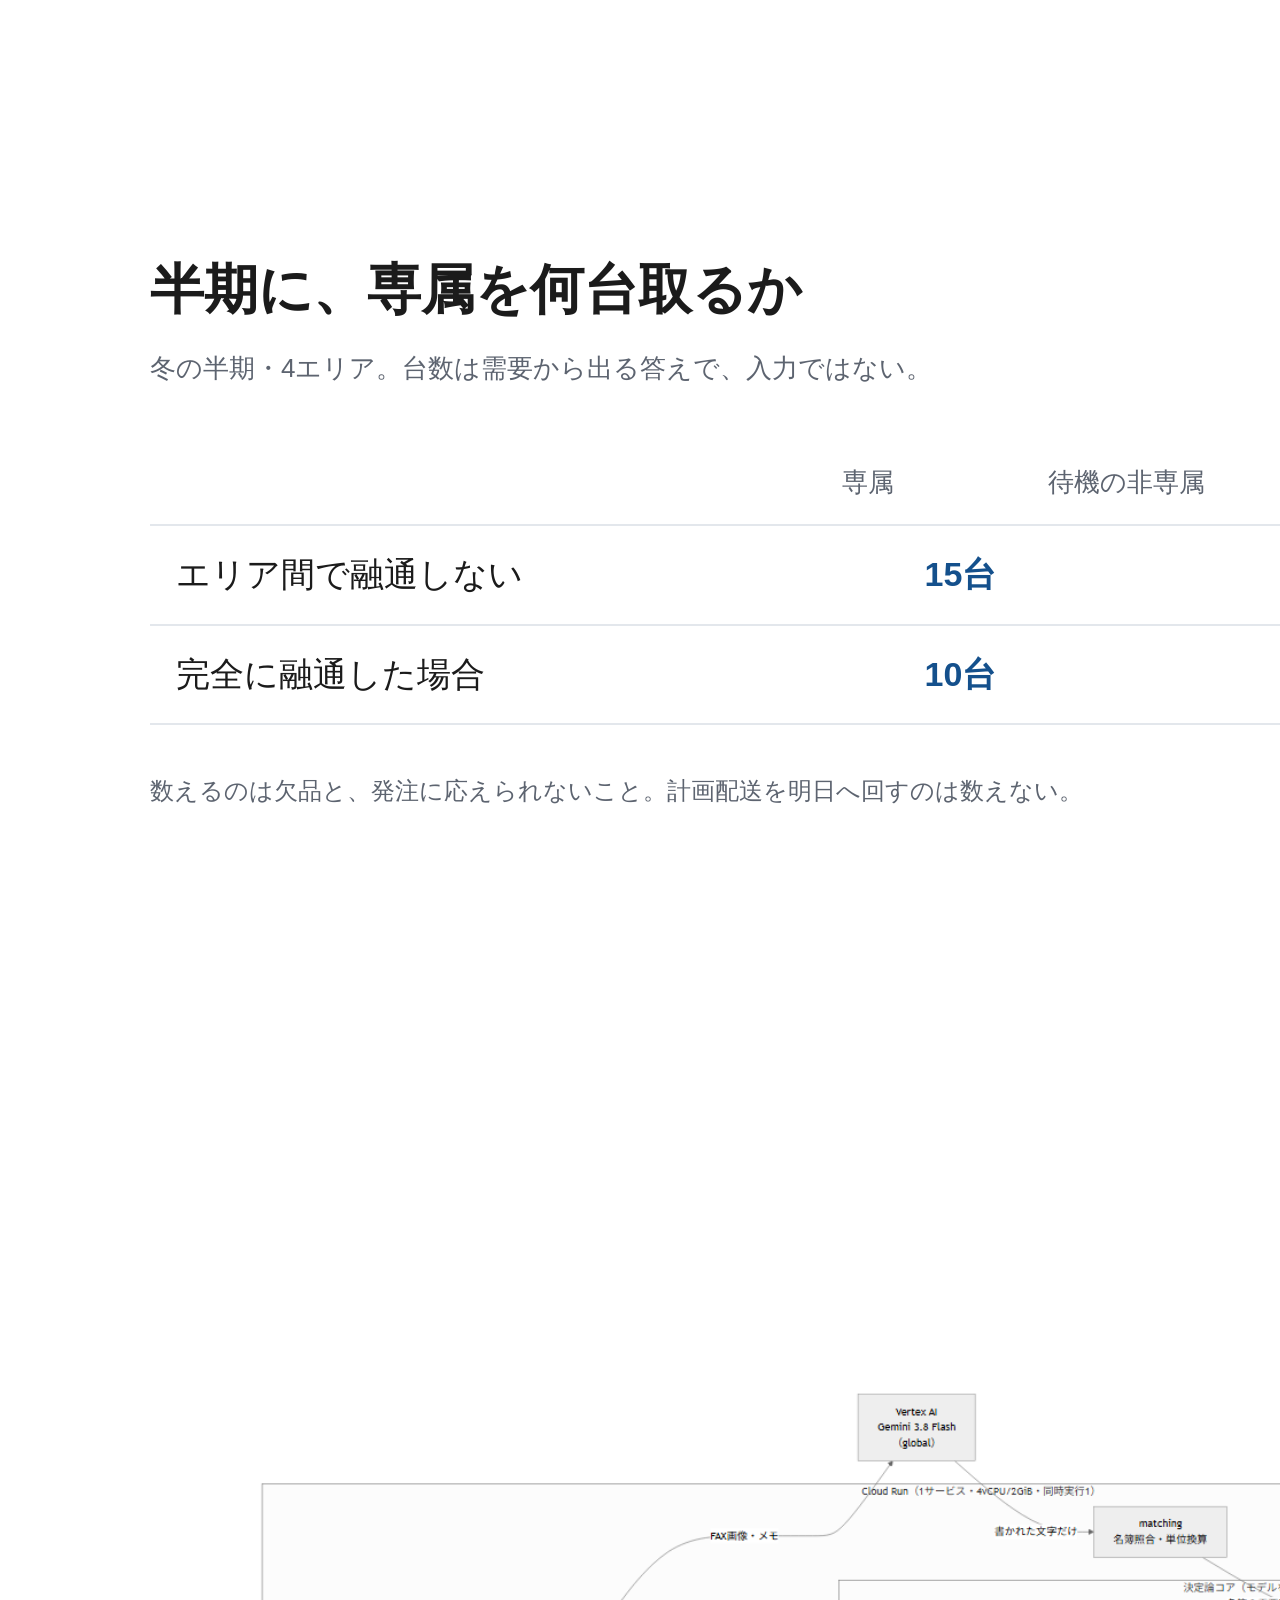
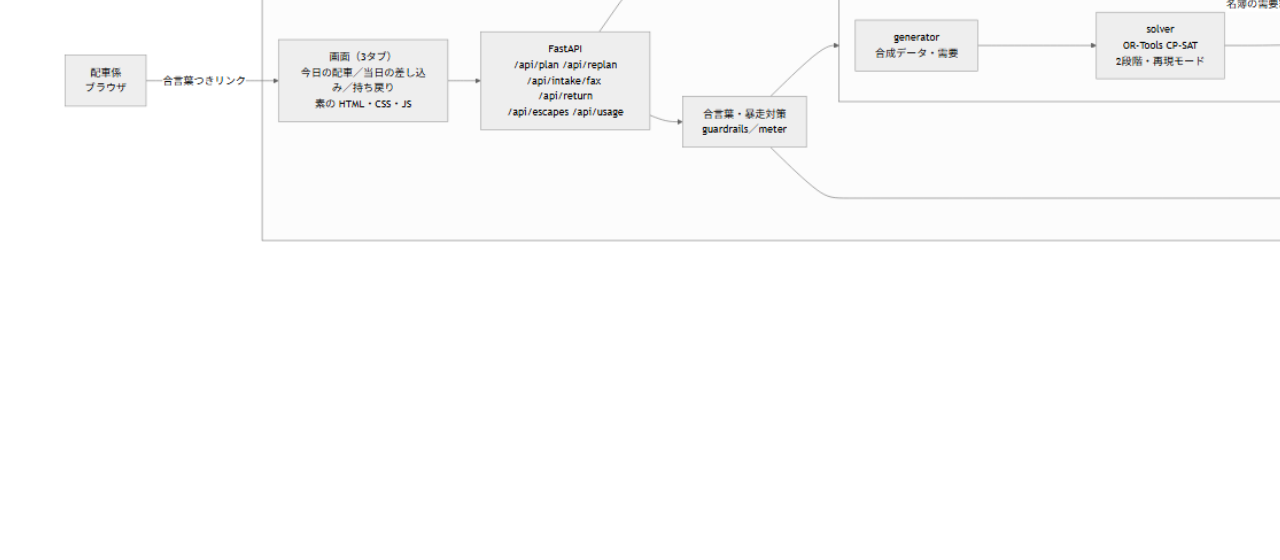
<file: scripts/cards.html>
<!doctype html>
<html lang="ja">
<head>
<meta charset="utf-8">
<title>デモ動画のカード</title>
<style>
  /* 画面と同じ地味さでそろえる。動画の中で浮かないようにするため。 */
  body { margin: 0; font: 16px/1.7 "Yu Gothic", "Hiragino Kaku Gothic ProN", Meiryo, sans-serif;
         color: #1b1b1b; background: #f7f8fa; }
  .card { width: 1920px; height: 1080px; box-sizing: border-box; padding: 110px 150px;
          background: #fff; display: flex; flex-direction: column; justify-content: center; }
  h1 { font-size: 54px; margin: 0 0 10px; }
  .lead { color: #5d6470; font-size: 26px; margin: 0 0 50px; }
  table { border-collapse: collapse; font-size: 34px; width: 100%; }
  th, td { text-align: left; padding: 20px 26px; border-bottom: 2px solid #e3e7ec; }
  th { color: #5d6470; font-weight: 400; font-size: 26px; }
  td.num { text-align: right; font-variant-numeric: tabular-nums; }
  strong { color: #14508c; }
  .note { margin-top: 46px; color: #5d6470; font-size: 24px; }
  .arch { padding: 60px; background: #fff; }
  .arch img { width: 100%; height: auto; }
</style>
</head>
<body>

<!-- 幕4後半: 半期の体制設計 -->
<div class="card" id="fleet">
  <h1>半期に、専属を何台取るか</h1>
  <p class="lead">冬の半期・4エリア。台数は需要から出る答えで、入力ではない。</p>
  <table>
    <tr><th></th><th>専属</th><th>待機の非専属</th><th>応えられない日</th></tr>
    <tr><td>エリア間で融通しない</td><td class="num"><strong>15台</strong></td>
        <td class="num"><strong>2台</strong></td><td class="num">1日 / 42日</td></tr>
    <tr><td>完全に融通した場合</td><td class="num"><strong>10台</strong></td>
        <td class="num"><strong>1台</strong></td><td class="num">13日 / 42日</td></tr>
  </table>
  <p class="note">数えるのは欠品と、発注に応えられないこと。計画配送を明日へ回すのは数えない。</p>
</div>

<!-- 締め: 構成図 -->
<div class="card arch" id="arch">
  <img src="../docs/images/architecture.png" alt="構成図">
</div>

</body>
</html>
</file>
